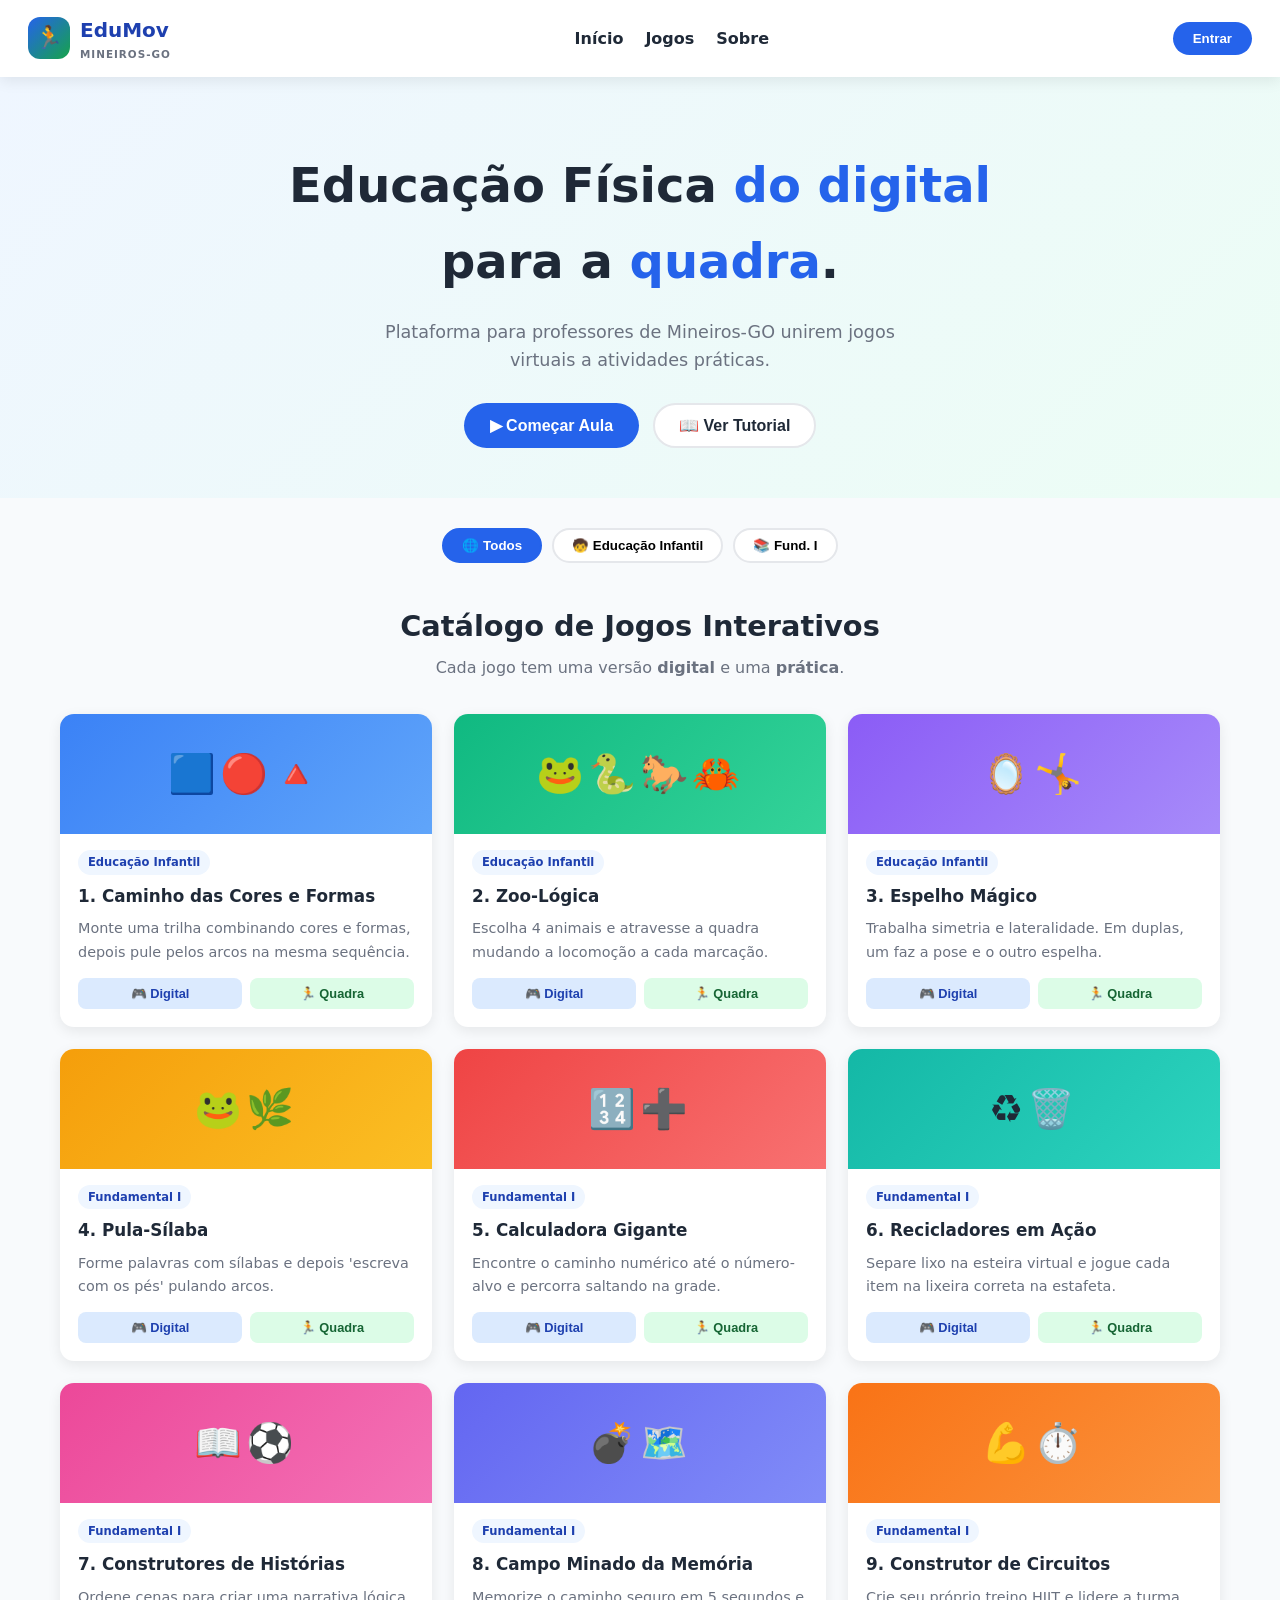
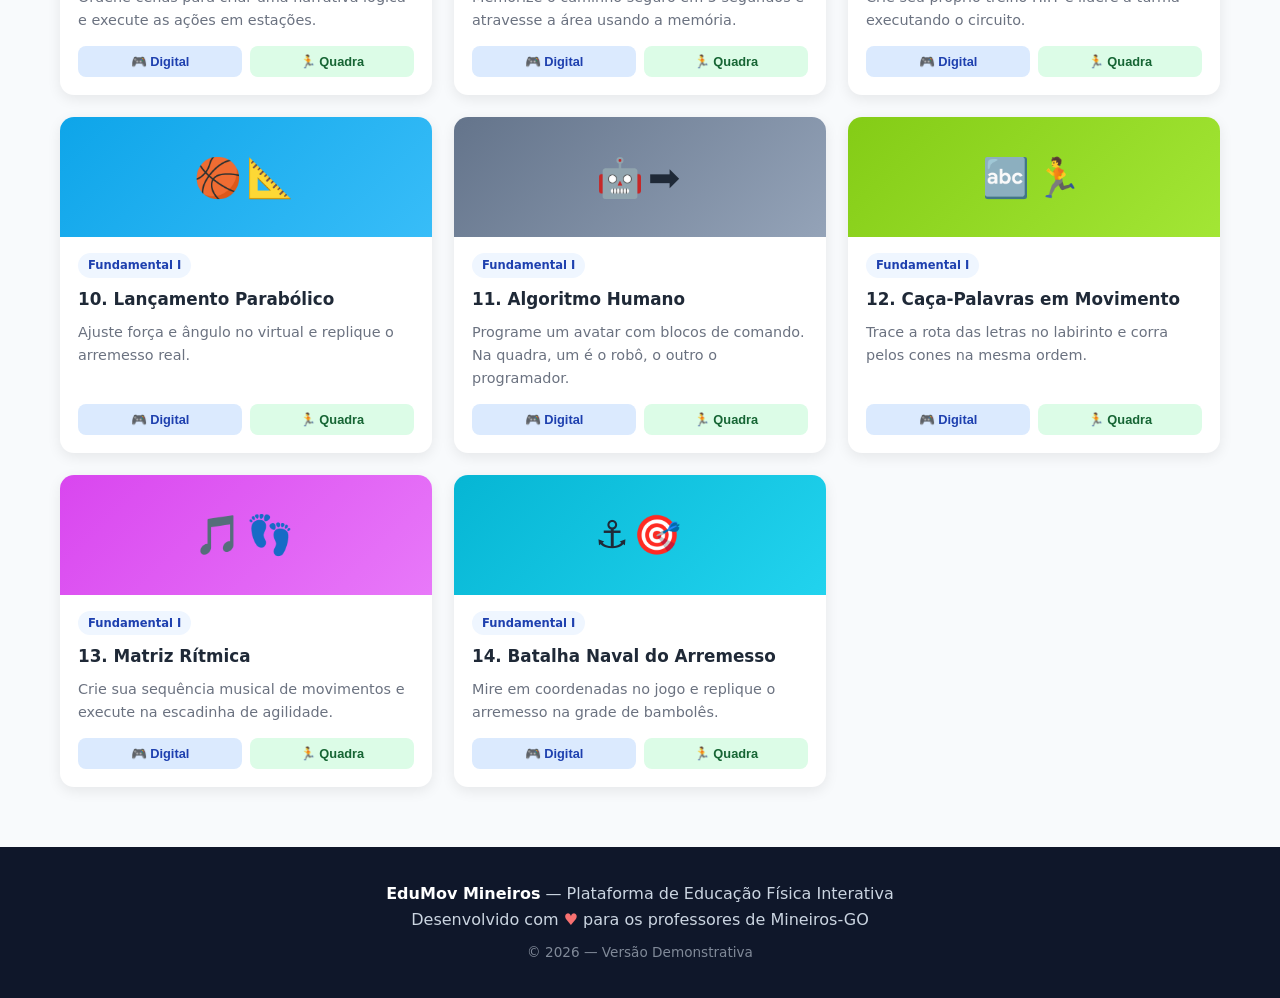
<file: index.html>
<!DOCTYPE html>
<html lang="pt-BR">
<head>
  <meta charset="UTF-8" />
  <meta name="viewport" content="width=device-width, initial-scale=1.0" />
  <title>EduMov Mineiros — Plataforma de Educação Física Interativa</title>
  <link rel="stylesheet" href="css/style.css" />
</head>
<body>

  <header>
    <div class="logo">
      <div class="logo-icon">🏃</div>
      <div>EduMov <small>MINEIROS-GO</small></div>
    </div>
    <nav>
      <ul>
        <li><a href="#inicio">Início</a></li>
        <li><a href="#jogos">Jogos</a></li>
        <li><a href="#sobre">Sobre</a></li>
      </ul>
    </nav>
    <button class="btn-login" id="btnLogin">Entrar</button>
  </header>

  <section class="hero" id="inicio">
    <h1>Educação Física <span>do digital</span> para a <span>quadra</span>.</h1>
    <p>Plataforma para professores de Mineiros-GO unirem jogos virtuais a atividades práticas.</p>
    <div class="hero-buttons">
      <button class="btn-primary" id="btnComecar">▶ Começar Aula</button>
      <button class="btn-secondary">📖 Ver Tutorial</button>
    </div>
  </section>

  <div class="filtros" id="filtros"></div>

  <section class="jogos-section" id="jogos">
    <h2>Catálogo de Jogos Interativos</h2>
    <p class="sub">Cada jogo tem uma versão <strong>digital</strong> e uma <strong>prática</strong>.</p>
    <div class="jogos-grid" id="grid"></div>
  </section>

  <div class="modal-overlay" id="modal">
    <div class="modal" id="modalContent">
      <div class="modal-header">
        <h2 id="modalTitulo"></h2>
        <p id="modalTag" style="opacity:.9; margin-top:6px;"></p>
        <button class="modal-close" id="modalClose">✕</button>
      </div>
      <div class="modal-body">
        <div class="modal-section">
          <h4>🎮 Versão Digital</h4>
          <p id="modalDigital"></p>
        </div>
        <div class="modal-section">
          <h4>🏃 Atividade na Quadra</h4>
          <p id="modalQuadra"></p>
        </div>
        <div class="modal-section">
          <h4>📋 Materiais necessários</h4>
          <p id="modalMateriais"></p>
        </div>
        <button class="btn-primary" id="btnIniciarJogo" style="width:100%; margin-top:10px;">▶ Iniciar com a Turma</button>
      </div>
    </div>
  </div>

  <footer>
    <p><strong>EduMov Mineiros</strong> — Plataforma de Educação Física Interativa</p>
    <p>Desenvolvido com <span class="heart">♥</span> para os professores de Mineiros-GO</p>
    <p style="margin-top:10px; font-size:.85rem; opacity:.6;">© 2026 — Versão Demonstrativa</p>
  </footer>

  <script type="module" src="js/app.js"></script>
</body>
</html>
</file>
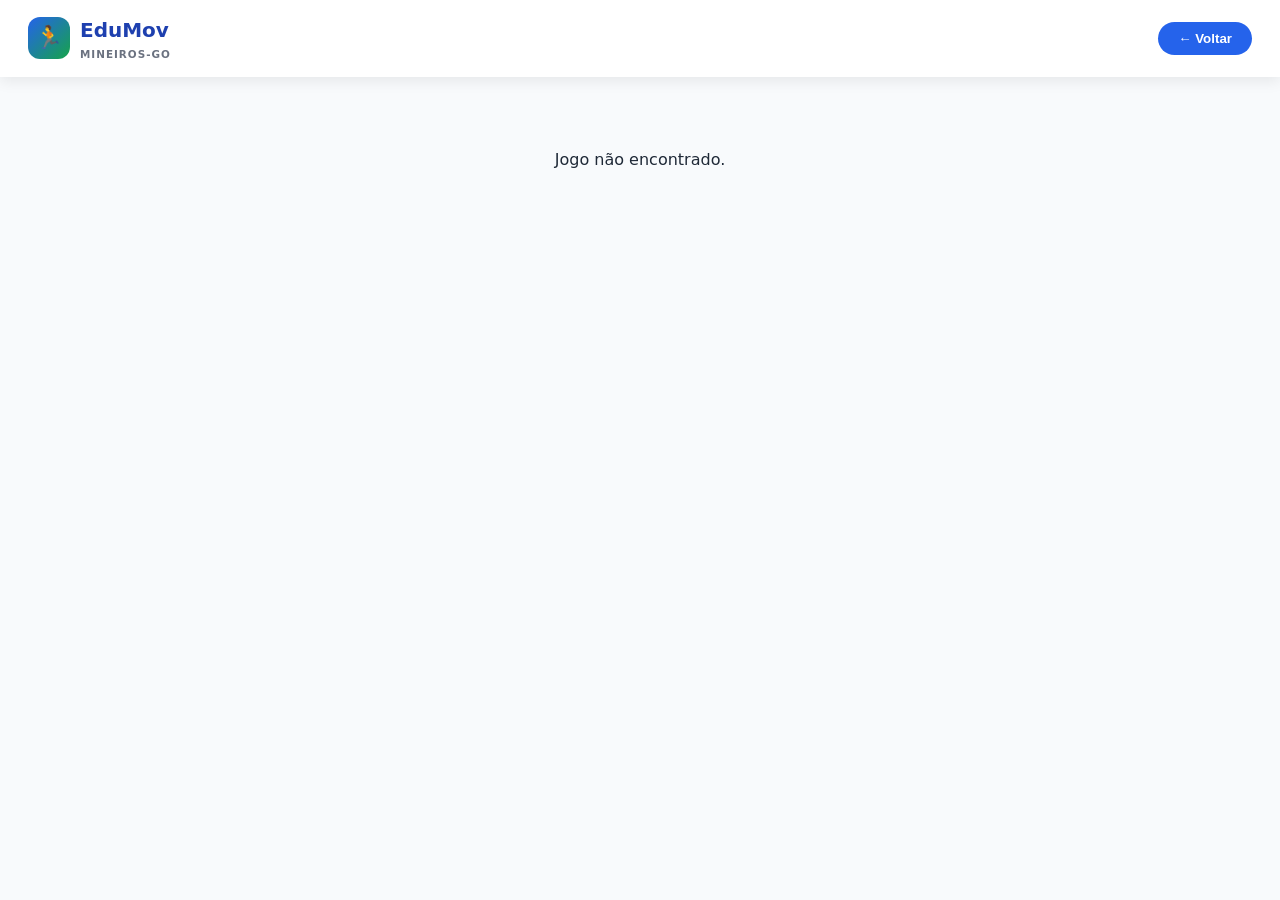
<file: jogo.html>
<!DOCTYPE html>
<html lang="pt-BR">
<head>
  <meta charset="UTF-8" />
  <meta name="viewport" content="width=device-width, initial-scale=1.0" />
  <title>EduMov — Jogo</title>
  <link rel="stylesheet" href="css/style.css" />
  <link rel="stylesheet" href="css/jogos.css" />
</head>
<body>
  <header>
    <div class="logo">
      <div class="logo-icon">🏃</div>
      <div>EduMov <small>MINEIROS-GO</small></div>
    </div>
    <button class="btn-login" onclick="window.location.href='index.html'">← Voltar</button>
  </header>

  <main id="jogo-container" class="jogo-container">
    <p style="text-align:center; padding:40px;">Carregando jogo…</p>
  </main>

  <script type="module" src="js/jogo-loader.js"></script>
</body>
</html>
</file>
<file: css/style.css>
:root {
  --azul: #2563eb;
  --azul-escuro: #1e40af;
  --verde: #16a34a;
  --texto: #1f2937;
  --cinza: #6b7280;
  --fundo: #f8fafc;
  --branco: #ffffff;
  --sombra: 0 4px 14px rgba(0,0,0,.08);
  --raio: 14px;
}

* { margin: 0; padding: 0; box-sizing: border-box; }

body {
  font-family: system-ui, -apple-system, "Segoe UI", Roboto, sans-serif;
  background: var(--fundo);
  color: var(--texto);
  line-height: 1.6;
}

/* ---------- Header ---------- */
header {
  display: flex;
  align-items: center;
  justify-content: space-between;
  padding: 14px 28px;
  background: var(--branco);
  box-shadow: var(--sombra);
  position: sticky;
  top: 0;
  z-index: 100;
  flex-wrap: wrap;
  gap: 12px;
}

.logo {
  display: flex;
  align-items: center;
  gap: 10px;
  font-weight: 800;
  font-size: 1.25rem;
  color: var(--azul-escuro);
}

.logo small {
  display: block;
  font-size: .65rem;
  font-weight: 600;
  letter-spacing: 1px;
  color: var(--cinza);
}

.logo-icon {
  width: 42px;
  height: 42px;
  display: grid;
  place-items: center;
  background: linear-gradient(135deg, var(--azul), var(--verde));
  border-radius: 12px;
  font-size: 1.4rem;
}

nav ul {
  display: flex;
  gap: 22px;
  list-style: none;
}

nav a {
  text-decoration: none;
  color: var(--texto);
  font-weight: 600;
  transition: color .2s;
}

nav a:hover { color: var(--azul); }

.btn-login {
  background: var(--azul);
  color: #fff;
  border: none;
  padding: 9px 20px;
  border-radius: 999px;
  font-weight: 700;
  cursor: pointer;
  transition: background .2s;
}

.btn-login:hover { background: var(--azul-escuro); }

/* ---------- Hero ---------- */
.hero {
  text-align: center;
  padding: 70px 20px 50px;
  background: linear-gradient(135deg, #eff6ff, #ecfdf5);
}

.hero h1 {
  font-size: clamp(1.8rem, 5vw, 3rem);
  font-weight: 800;
  max-width: 760px;
  margin: 0 auto 18px;
}

.hero h1 span { color: var(--azul); }

.hero p {
  max-width: 560px;
  margin: 0 auto 28px;
  color: var(--cinza);
  font-size: 1.1rem;
}

.hero-buttons {
  display: flex;
  gap: 14px;
  justify-content: center;
  flex-wrap: wrap;
}

.btn-primary {
  background: var(--azul);
  color: #fff;
  border: none;
  padding: 13px 26px;
  border-radius: 999px;
  font-weight: 700;
  font-size: 1rem;
  cursor: pointer;
  transition: transform .15s, background .2s;
}

.btn-primary:hover { background: var(--azul-escuro); transform: translateY(-2px); }

.btn-secondary {
  background: #fff;
  color: var(--texto);
  border: 2px solid #e5e7eb;
  padding: 11px 24px;
  border-radius: 999px;
  font-weight: 700;
  font-size: 1rem;
  cursor: pointer;
  transition: border-color .2s, transform .15s;
}

.btn-secondary:hover { border-color: var(--azul); transform: translateY(-2px); }

/* ---------- Filtros ---------- */
.filtros {
  display: flex;
  gap: 10px;
  justify-content: center;
  flex-wrap: wrap;
  padding: 30px 20px 0;
}

.filtro-btn {
  background: #fff;
  border: 2px solid #e5e7eb;
  padding: 8px 18px;
  border-radius: 999px;
  font-weight: 600;
  cursor: pointer;
  transition: all .2s;
}

.filtro-btn:hover { border-color: var(--azul); }

.filtro-btn.ativo {
  background: var(--azul);
  border-color: var(--azul);
  color: #fff;
}

/* ---------- Catálogo ---------- */
.jogos-section { padding: 40px 20px 60px; max-width: 1200px; margin: 0 auto; }

.jogos-section h2 {
  text-align: center;
  font-size: 1.8rem;
  margin-bottom: 6px;
}

.jogos-section .sub {
  text-align: center;
  color: var(--cinza);
  margin-bottom: 34px;
}

.jogos-grid {
  display: grid;
  grid-template-columns: repeat(auto-fill, minmax(280px, 1fr));
  gap: 22px;
}

.jogo-card {
  background: #fff;
  border-radius: var(--raio);
  overflow: hidden;
  box-shadow: var(--sombra);
  cursor: pointer;
  transition: transform .18s, box-shadow .18s;
  display: flex;
  flex-direction: column;
}

.jogo-card:hover {
  transform: translateY(-5px);
  box-shadow: 0 12px 28px rgba(0,0,0,.12);
}

.jogo-thumb {
  height: 120px;
  display: grid;
  place-items: center;
  font-size: 2.4rem;
  letter-spacing: 4px;
}

.jogo-body { padding: 16px 18px 18px; display: flex; flex-direction: column; gap: 8px; flex: 1; }

.jogo-tag {
  align-self: flex-start;
  background: #eff6ff;
  color: var(--azul-escuro);
  font-size: .72rem;
  font-weight: 700;
  padding: 3px 10px;
  border-radius: 999px;
}

.jogo-body h3 { font-size: 1.05rem; }

.jogo-body p { font-size: .9rem; color: var(--cinza); flex: 1; }

.jogo-actions { display: flex; gap: 8px; margin-top: 6px; }

.mini-btn {
  flex: 1;
  border: none;
  padding: 8px;
  border-radius: 8px;
  font-weight: 700;
  font-size: .8rem;
  cursor: pointer;
}

.mini-btn.digital { background: #dbeafe; color: var(--azul-escuro); }
.mini-btn.quadra  { background: #dcfce7; color: #166534; }

/* 14 cores dos thumbs (usadas por j.cor no app.js) */
.c1  { background: linear-gradient(135deg,#3b82f6,#60a5fa); }
.c2  { background: linear-gradient(135deg,#10b981,#34d399); }
.c3  { background: linear-gradient(135deg,#8b5cf6,#a78bfa); }
.c4  { background: linear-gradient(135deg,#f59e0b,#fbbf24); }
.c5  { background: linear-gradient(135deg,#ef4444,#f87171); }
.c6  { background: linear-gradient(135deg,#14b8a6,#2dd4bf); }
.c7  { background: linear-gradient(135deg,#ec4899,#f472b6); }
.c8  { background: linear-gradient(135deg,#6366f1,#818cf8); }
.c9  { background: linear-gradient(135deg,#f97316,#fb923c); }
.c10 { background: linear-gradient(135deg,#0ea5e9,#38bdf8); }
.c11 { background: linear-gradient(135deg,#64748b,#94a3b8); }
.c12 { background: linear-gradient(135deg,#84cc16,#a3e635); }
.c13 { background: linear-gradient(135deg,#d946ef,#e879f9); }
.c14 { background: linear-gradient(135deg,#06b6d4,#22d3ee); }

/* ---------- Modal ---------- */
.modal-overlay {
  position: fixed;
  inset: 0;
  background: rgba(15,23,42,.55);
  display: none;
  align-items: center;
  justify-content: center;
  padding: 20px;
  z-index: 200;
}

.modal-overlay.show { display: flex; }

.modal {
  background: #fff;
  border-radius: 18px;
  max-width: 540px;
  width: 100%;
  max-height: 90vh;
  overflow-y: auto;
  animation: surge .2s ease;
}

@keyframes surge {
  from { opacity: 0; transform: translateY(20px); }
  to   { opacity: 1; transform: translateY(0); }
}

.modal-header {
  position: relative;
  padding: 24px 26px;
  background: linear-gradient(135deg, var(--azul), var(--verde));
  color: #fff;
  border-radius: 18px 18px 0 0;
}

.modal-header h2 { font-size: 1.4rem; }

.modal-close {
  position: absolute;
  top: 16px;
  right: 18px;
  background: rgba(255,255,255,.25);
  border: none;
  color: #fff;
  width: 32px;
  height: 32px;
  border-radius: 50%;
  font-size: 1rem;
  cursor: pointer;
}

.modal-close:hover { background: rgba(255,255,255,.4); }

.modal-body { padding: 22px 26px 26px; display: flex; flex-direction: column; gap: 16px; }

.modal-section { background: var(--fundo); border-radius: 12px; padding: 14px 16px; }

.modal-section h4 { margin-bottom: 6px; font-size: 1rem; }

.modal-section p { font-size: .92rem; color: #374151; }

/* ---------- Footer ---------- */
footer {
  background: #0f172a;
  color: #cbd5e1;
  text-align: center;
  padding: 34px 20px;
}

footer strong { color: #fff; }

footer .heart { color: #f87171; }

/* ---------- Responsivo ---------- */
@media (max-width: 640px) {
  nav ul { gap: 14px; font-size: .9rem; }
  .hero { padding: 50px 16px 36px; }
}
</file>
<file: css/jogos.css>
/* Estilos exclusivos da tela de jogo (jogo.html) */

.jogo-container {
  max-width: 720px;
  margin: 30px auto;
  padding: 0 20px;
  min-height: 50vh;
}

.jogo-container > div {
  background: #fff;
  border-radius: var(--raio, 14px);
  box-shadow: 0 4px 14px rgba(0,0,0,.08);
}

.jogo-container h2 {
  color: var(--azul-escuro, #1e40af);
  margin-bottom: 8px;
}

.jogo-container .btn-primary,
.jogo-container .btn-secondary {
  margin: 8px 6px 0;
}

/* Realce do botão "Errou" para diferenciar do "Acertou" */
.jogo-container #no {
  border-color: #fecaca;
  color: #b91c1c;
}

.jogo-container #no:hover {
  border-color: #ef4444;
}
</file>
